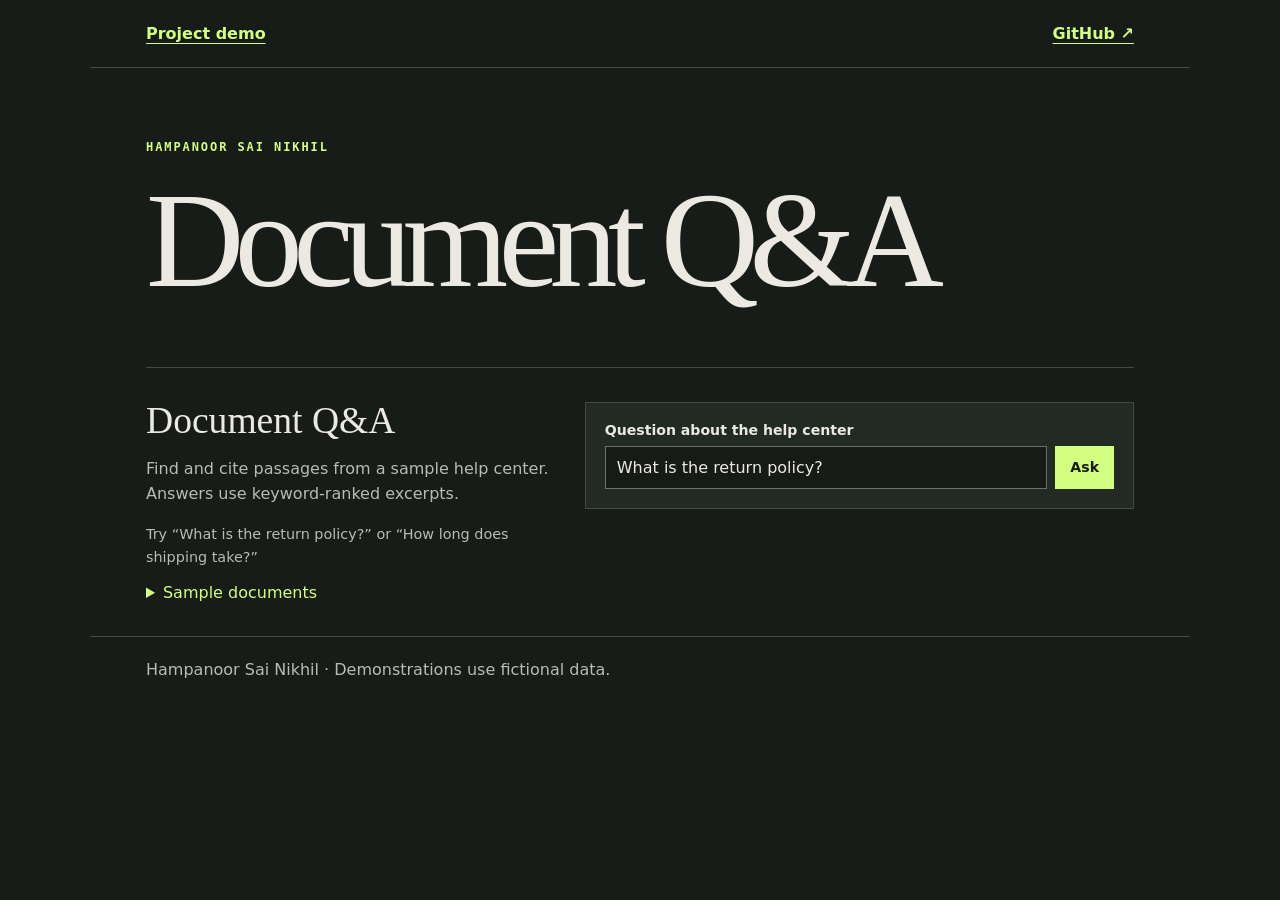
<file: index.html>
<!doctype html>
<html lang="en">
<meta charset="utf-8">
<meta name="viewport" content="width=device-width,initial-scale=1">
<title>Document Q&amp;A · Hampanoor Sai Nikhil</title>
<link rel="stylesheet" href="style.css">
<script type="module" src="app.mjs"></script>
<header><a href="./">Project demo</a><a href="https://github.com/sainikhilhampanoor-0210">GitHub ↗</a></header>
<main>
<section class="hero"><p class="eyebrow">HAMPANOOR SAI NIKHIL</p><h1>Document Q&amp;A</h1></section>
<section class="project" id="documents">
<div><h2>Document Q&amp;A</h2><p>Find and cite passages from a sample help center. Answers use keyword-ranked excerpts.</p><p class="sample">Try “What is the return policy?” or “How long does shipping take?”</p><details><summary>Sample documents</summary><ul id="sources"></ul></details></div>
<form data-mode="documents"><label for="doc-input">Question about the help center</label><div class="row"><input id="doc-input" required value="What is the return policy?"><button>Ask</button></div><output aria-live="polite"></output></form>
</section>
</main>
<footer>Hampanoor Sai Nikhil · Demonstrations use fictional data.</footer>
</html>
</file>
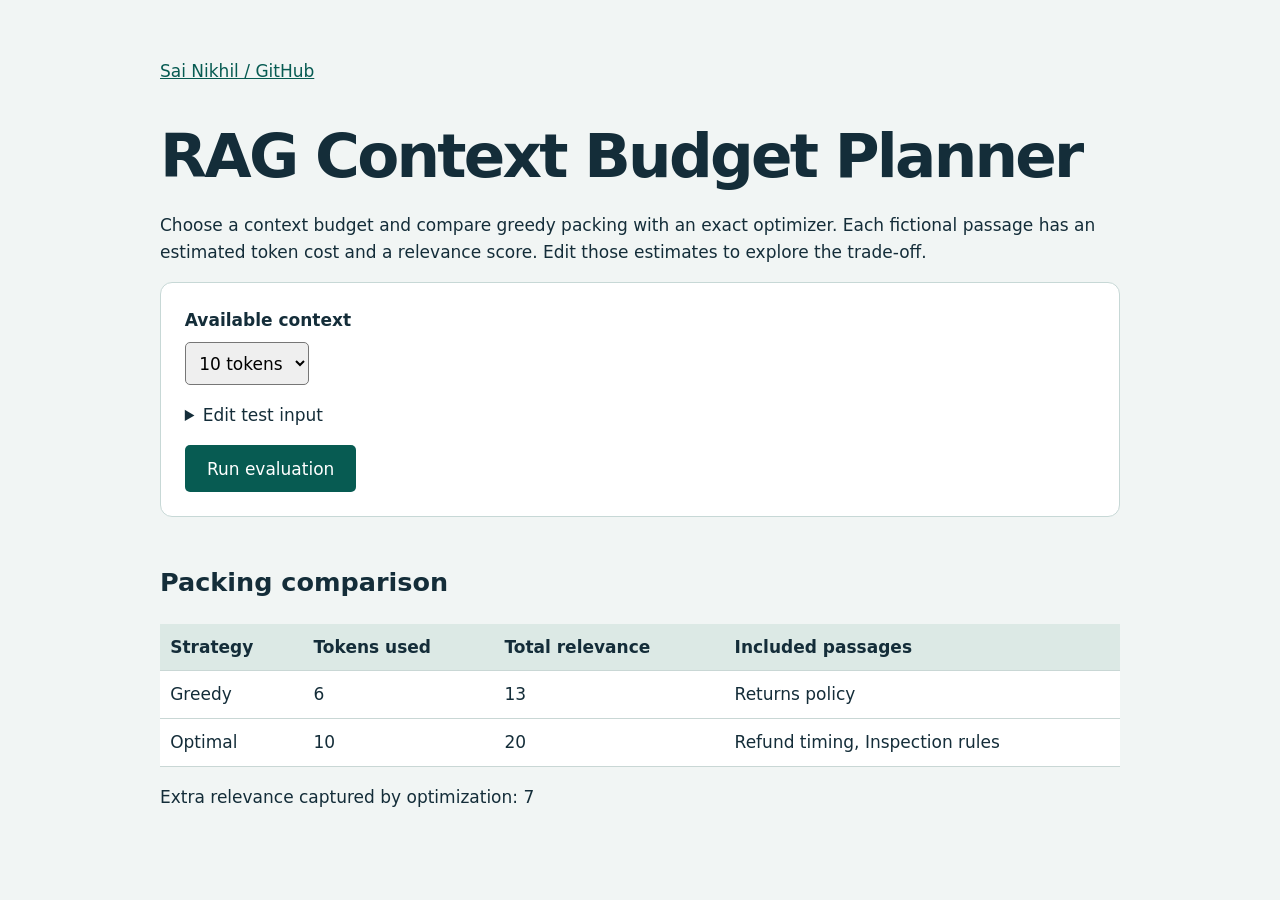
<file: context-budget/index.html>
<!doctype html><html lang="en"><head><meta charset="utf-8"><meta name="viewport" content="width=device-width,initial-scale=1"><title>RAG Context Budget Planner · Sai Nikhil</title><link rel="stylesheet" href="style.css"><script type="module" src="app.mjs"></script></head><body><header><a href="https://github.com/sainikhilhampanoor-0210">Sai Nikhil / GitHub</a></header><main><h1>RAG Context Budget Planner</h1><p>Choose a context budget and compare greedy packing with an exact optimizer. Each fictional passage has an estimated token cost and a relevance score. Edit those estimates to explore the trade-off.</p><form><label for="setting">Available context</label><select id="setting"><option value="10">10 tokens</option><option value="15">15 tokens</option><option value="20">20 tokens</option></select><details><summary>Edit test input</summary><label for="input">Fixture JSON</label><textarea id="input" spellcheck="false"></textarea></details><button>Run evaluation</button></form><div id="results" aria-live="polite"></div></main></body></html>
</file>
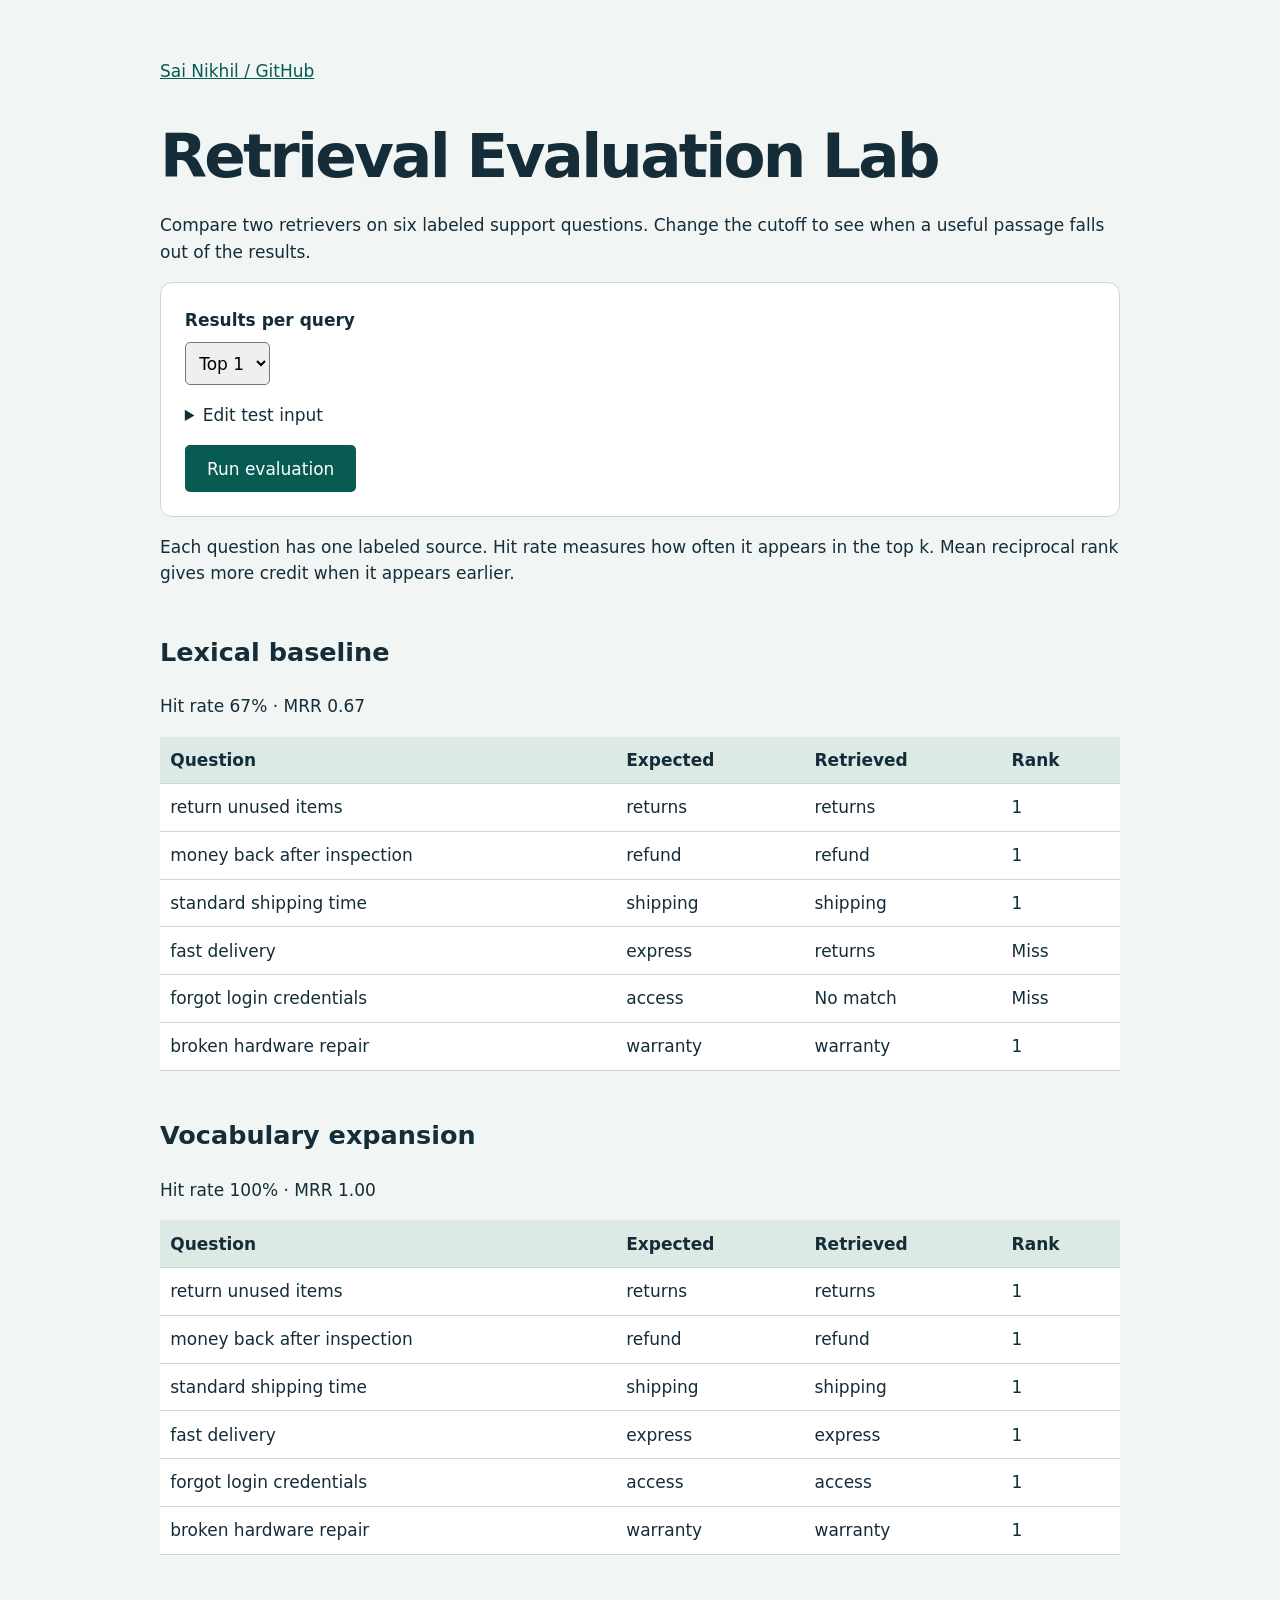
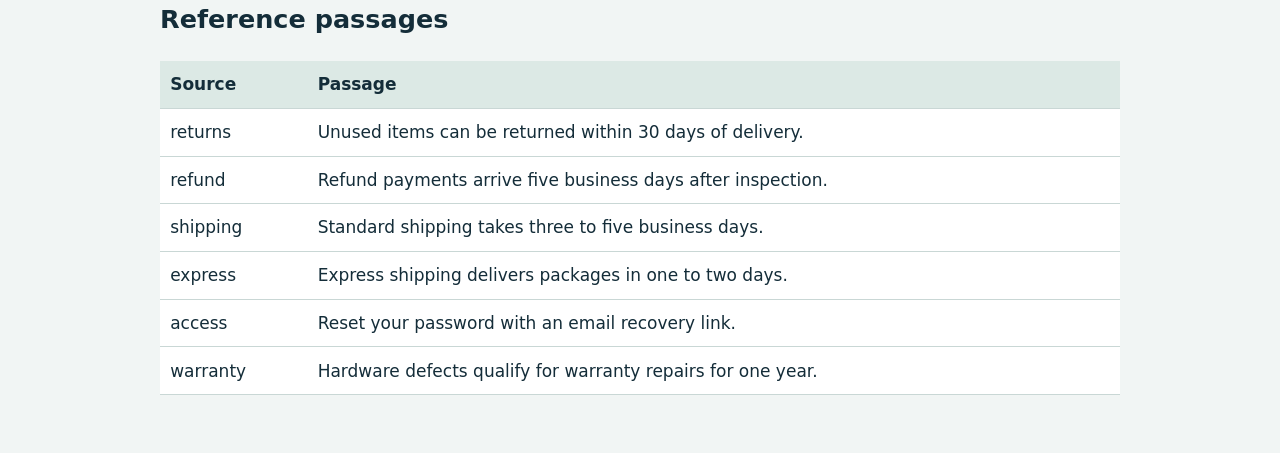
<file: retrieval-lab/index.html>
<!doctype html><html lang="en"><head><meta charset="utf-8"><meta name="viewport" content="width=device-width,initial-scale=1"><title>Retrieval Evaluation Lab · Sai Nikhil</title><link rel="stylesheet" href="style.css"><script type="module" src="app.mjs"></script></head><body><header><a href="https://github.com/sainikhilhampanoor-0210">Sai Nikhil / GitHub</a></header><main><h1>Retrieval Evaluation Lab</h1><p>Compare two retrievers on six labeled support questions. Change the cutoff to see when a useful passage falls out of the results.</p><form><label for="setting">Results per query</label><select id="setting"><option value="1">Top 1</option><option value="2">Top 2</option><option value="3">Top 3</option></select><details><summary>Edit test input</summary><label for="input">Fixture JSON</label><textarea id="input" spellcheck="false"></textarea></details><button>Run evaluation</button></form><p>Each question has one labeled source. Hit rate measures how often it appears in the top k. Mean reciprocal rank gives more credit when it appears earlier.</p><div id="results" aria-live="polite"></div></main></body></html>
</file>
<file: style.css>
:root{font-family:system-ui,sans-serif;color:#ebe9e2;background:#181c19;color-scheme:dark;--accent:#d2ff80;--muted:#b6bdb3;--line:#414a40}
*{box-sizing:border-box}body{margin:0}header,main,footer{max-width:1100px;margin:auto;padding-inline:clamp(18px,5vw,56px)}header{padding-block:24px;display:flex;justify-content:space-between;border-bottom:1px solid var(--line)}a{color:var(--accent);text-underline-offset:.25em}header a{font-weight:650}.hero{padding-block:60px 40px}.eyebrow{font:600 .75rem monospace;letter-spacing:.16em;color:var(--accent)}h1{font:normal clamp(4rem,11vw,8.5rem)/.86 Georgia,serif;letter-spacing:-.07em;margin:28px 0}h1 em{color:var(--accent);font-weight:400}p,li{line-height:1.6}p{color:var(--muted)}.hero p:last-child{max-width:42ch;font-size:1.12rem}nav{display:flex;flex-wrap:wrap;gap:12px 26px;padding-bottom:26px}.project{border-top:1px solid var(--line);padding-block:34px;display:grid;grid-template-columns:1fr 1.35fr;gap:32px;scroll-margin-top:20px}h2{font:normal 2.35rem/1 Georgia,serif;margin:0}.sample{font-size:.9rem}form{background:#232a23;border:1px solid var(--line);padding:19px;align-self:start}label{display:block;margin-bottom:8px;font-size:.88rem;font-weight:600}.row{display:flex;gap:8px;flex-wrap:wrap}input{flex:1;min-width:140px;background:#171b17;border:1px solid #687364;color:inherit;padding:11px;font:inherit}button{background:var(--accent);color:#171c11;border:1px solid transparent;padding:10px 14px;font:600 .88rem system-ui;cursor:pointer}button:disabled{opacity:.55;cursor:default}.actions{margin-top:10px}.actions button{background:transparent;border-color:#697767;color:var(--accent)}output{display:block;white-space:pre-wrap;line-height:1.55;overflow-wrap:anywhere}output:not(:empty){margin-top:16px;padding-top:14px;border-top:1px solid var(--line)}summary{cursor:pointer;color:var(--accent)}footer{border-top:1px solid var(--line);padding-block:23px;color:var(--muted)}:focus-visible{outline:2px solid var(--accent);outline-offset:3px}@media(max-width:700px){.project{grid-template-columns:1fr;gap:12px}.hero{padding-block:40px 25px}}
</file>
<file: context-budget/style.css>
:root{font:17px/1.55 system-ui;color:#142d39;background:#f1f5f4}body{max-width:960px;margin:0 auto;padding:clamp(18px,5vw,58px)}h1{font-size:clamp(2rem,6vw,3.6rem);line-height:1.02;letter-spacing:-.045em;margin-bottom:.4em}h2{margin-top:1.8em}form{padding:1.4rem;background:white;border:1px solid #c7d8d6;border-radius:12px}label,textarea,select{display:block}label{font-weight:650;margin:0 0 .55em}select,button,textarea{font:inherit;padding:.55em;border-radius:5px}textarea{box-sizing:border-box;width:100%;height:12em;font:15px/1.5 monospace}button{background:#075b52;color:white;border:0;margin-top:1em;padding:.6em 1.3em;cursor:pointer}details{margin-top:1em}summary{cursor:pointer}table{width:100%;border-collapse:collapse;background:white}td,th{text-align:left;border-bottom:1px solid #c9d7d5;padding:.6em}th{background:#dce9e5}.scroll{overflow-x:auto}a{color:#075b52}
</file>
<file: retrieval-lab/style.css>
:root{font:17px/1.55 system-ui;color:#142d39;background:#f1f5f4}body{max-width:960px;margin:0 auto;padding:clamp(18px,5vw,58px)}h1{font-size:clamp(2rem,6vw,3.6rem);line-height:1.02;letter-spacing:-.045em;margin-bottom:.4em}h2{margin-top:1.8em}form{padding:1.4rem;background:white;border:1px solid #c7d8d6;border-radius:12px}label,textarea,select{display:block}label{font-weight:650;margin:0 0 .55em}select,button,textarea{font:inherit;padding:.55em;border-radius:5px}textarea{box-sizing:border-box;width:100%;height:12em;font:15px/1.5 monospace}button{background:#075b52;color:white;border:0;margin-top:1em;padding:.6em 1.3em;cursor:pointer}details{margin-top:1em}summary{cursor:pointer}table{width:100%;border-collapse:collapse;background:white}td,th{text-align:left;border-bottom:1px solid #c9d7d5;padding:.6em}th{background:#dce9e5}.scroll{overflow-x:auto}a{color:#075b52}
</file>
